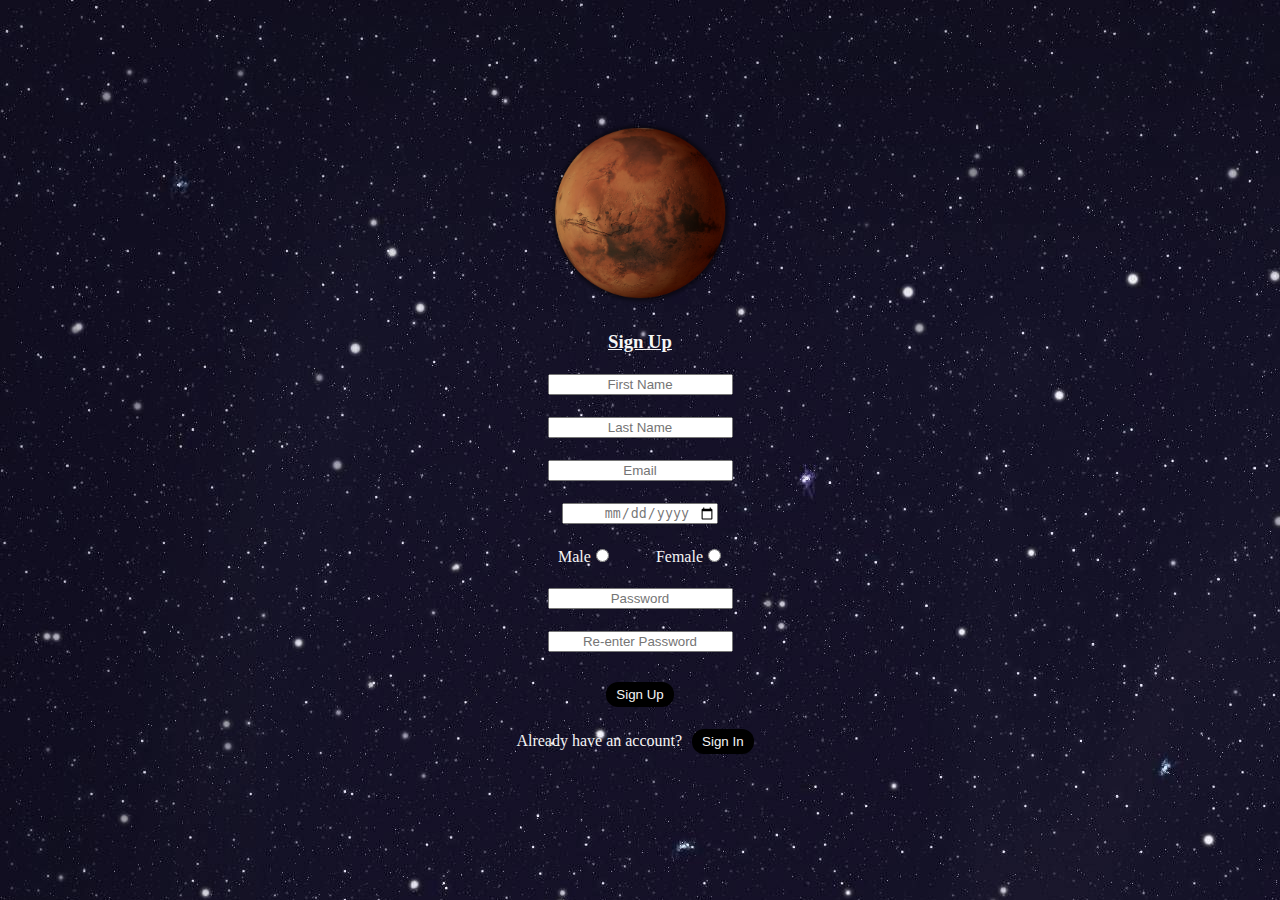
<file: signup.html>
<!DOCTYPE html>
<html lang="en">
<head>
    <meta charset="UTF-8">
    <meta http-equiv="X-UA-Compatible" content="IE=edge">
    <meta name="viewport" content="width=device-width, initial-scale=1.0">
    <link rel="stylesheet" href="style.css">
    <title>Sign Up</title>
</head>
<body class="bg" background="assets/background.jpg" style="height: 95vh">
    <form action="" class="form">
        <span class = "flex-box">
            <img src="assets/mars.png" width="200px" alt="logo" class="img">
            <h3><u>Sign Up</u></h3>
            <span><input type = "text" placeholder = "First Name" /></span>
            <br>
            <span><input type = "text" placeholder = "Last Name" /></span>
            <br>
            <span><input type = "email" placeholder = "Email" /></span>
            <br>
            <span><input type = "date"/></span>
            <br>
            <span>
                <span class = "genders">
                    <span style="padding-right: 40px">Male<input name = "btn" type = "radio"></span>
                    Female<input name = "btn" type = "radio">
                </span>
            </span>
            <br>
            <span><input type = "password" placeholder = "Password"/></span>
            <br>
            <span><input type = "password" placeholder = "Re-enter Password"/></span>
            <br>
            <button type="submit" class="signupbtn" formaction="signup.html">Sign Up</button>
            <span>Already have an account?<button type="submit" class="signinbtn" formaction="index.html">Sign In</button></span>
        </span>
    </form>
</body>
</html>
</file>
<file: style.css>
* {
    color:whitesmoke;
}

.flex-box{
    display: flex;
    align-items: center;
    justify-content: center;
    flex-direction: column;
    text-align: center;
    height: 95vh;
}

.img{
    float: none;
    animation: rotate 5s infinite;
}

@keyframes rotate {
    100% {transform: rotate(360deg);}
}

button {background-color: black; border-width: 0px; border-radius: 12px; padding-inline: 10px; padding-top: 5px; padding-bottom: 5px;
        margin: 10px;}

input { text-align: center; color: black;}

span {padding: 2px;}

.signupbtn:hover {
    background-color: blue;
}

.signinbtn:hover {
    background-color: blue;
}

input:focus {
    box-shadow: 5px 5px #63d471;
}

.form{
    display: grid;
    margin: 10px;
}

input[type="date"]{
    color: rgba(0, 0, 0, 0.555);
    padding-left: 31px;
}
</file>
